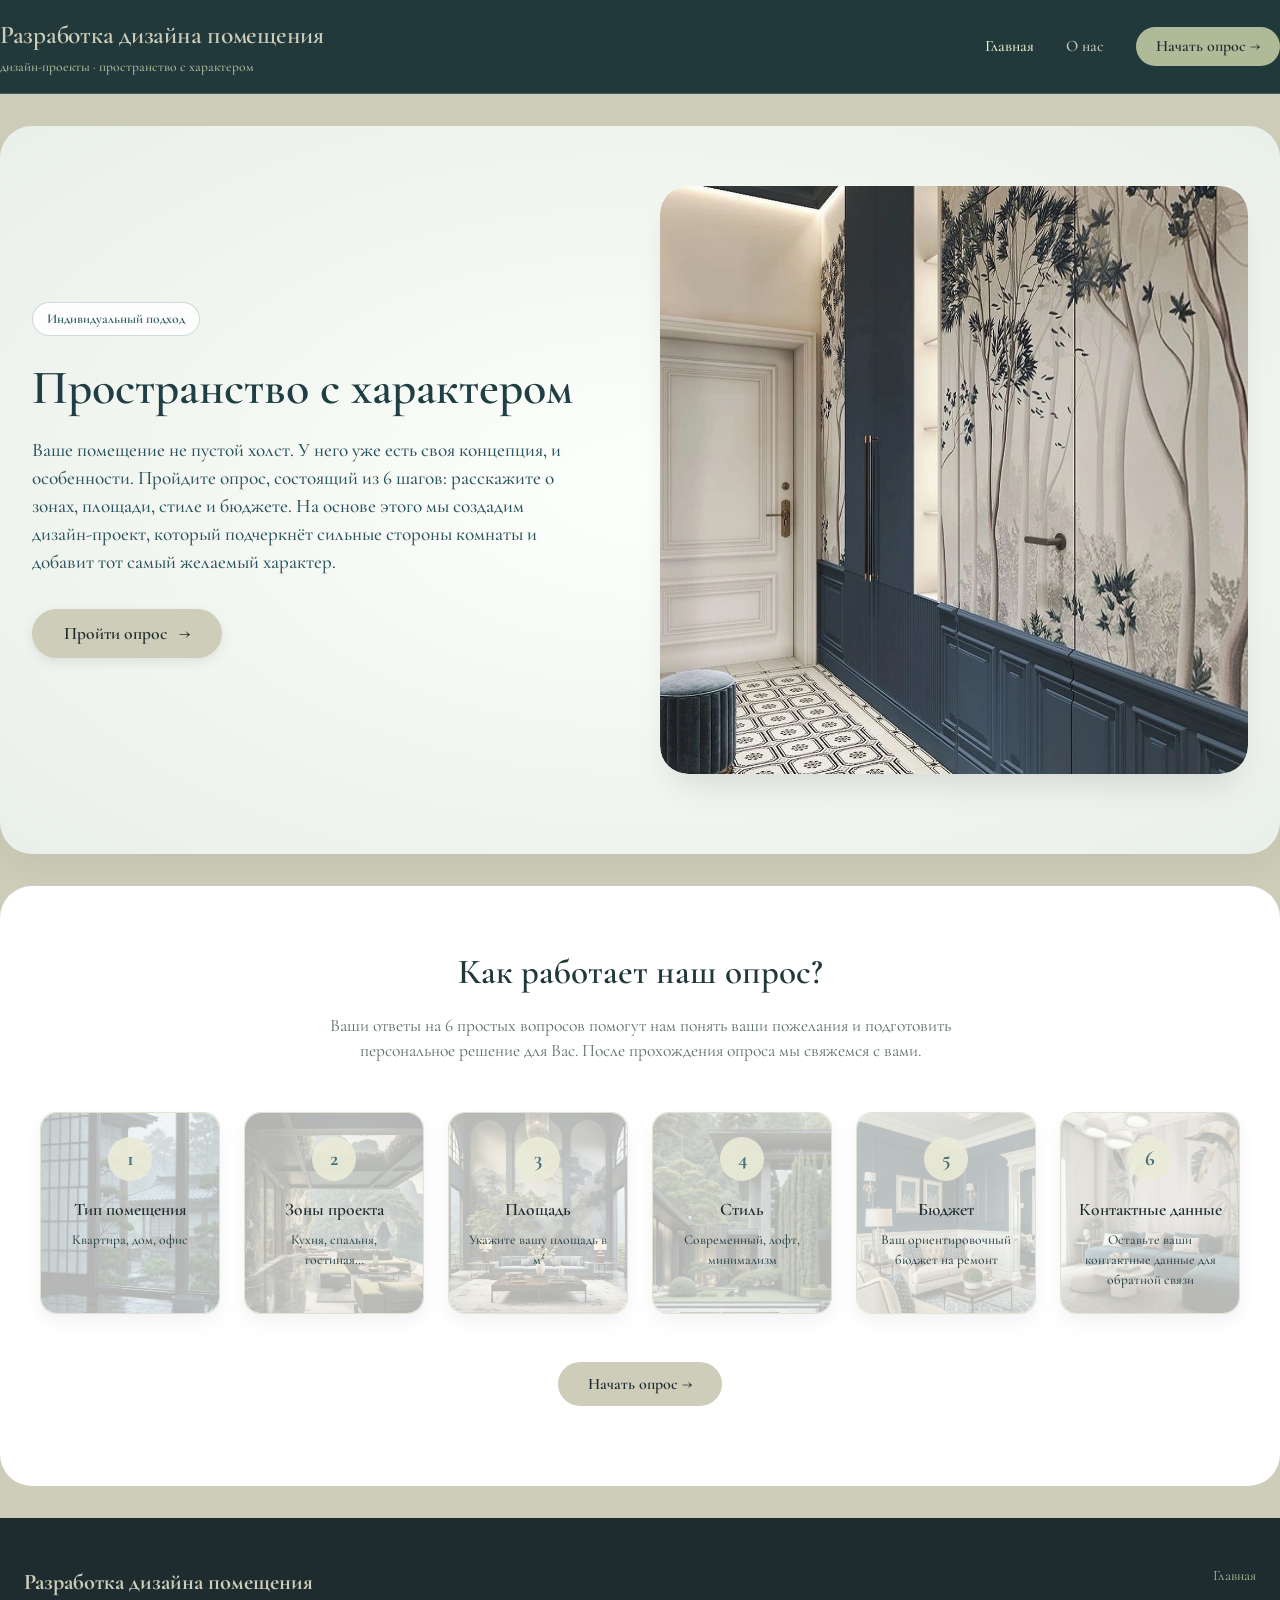
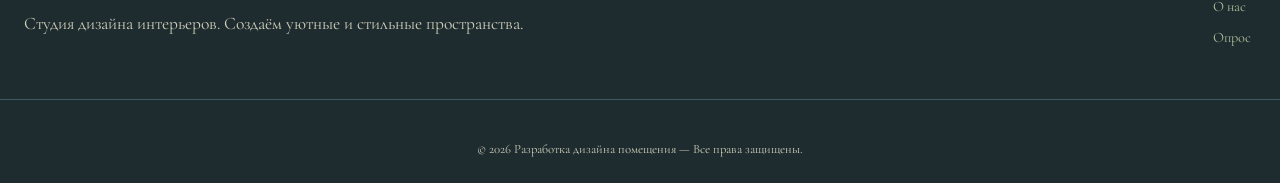
<file: smarttquiz.ru/index.html>
<!DOCTYPE html>
<html lang="ru">
<head>
    <meta charset="UTF-8">
    <meta name="viewport" content="width=device-width, initial-scale=1.0, viewport-fit=cover">
    <title>Главная | Разработка дизайн-проекта помещения — Пройти опрос</title>
    <meta name="description" content="Создайте дизайн-проект вашего помещения вместе с нами. Пройдите короткий опрос, чтобы мы подобрали идеальное решение. Главная страница студии дизайна интерьера.">
    <link rel="stylesheet" href="style.css">
    <style>
        /* Подключение кастомного шрифта — оставляем здесь для быстрой загрузки */
        @font-face {
            font-family: 'Cormorant Garamond';
            src: url('fonts/CormorantGaramond-VariableFont_wght.ttf') format('truetype-variations');
            font-weight: 300 700;
            font-style: normal;
            font-display: swap;
        }
        @font-face {
            font-family: 'Cormorant Garamond';
            src: url('fonts/CormorantGaramond-Italic-VariableFont_wght.ttf') format('truetype-variations');
            font-weight: 300 700;
            font-style: italic;
            font-display: swap;
        }
    </style>
</head>
<body>
    <header class="site-header">
        <div class="container header-inner">
            <div class="logo">
                <h1>Разработка дизайна помещения</h1>
                <p>дизайн-проекты · пространство с характером</p>
            </div>
            <div class="nav-links">
                <a class="nav-item active" data-page="home">Главная</a>
                <a class="nav-item" data-page="about">О нас</a>
                <a class="nav-item quiz-link" data-page="quiz">Начать опрос →</a>
            </div>
        </div>
    </header>

    <main>
        <div id="home-page" class="page-section active-section">
            <section class="hero">
                <div class="container hero-grid">
                    <div class="hero-content">
                        <span class="badge">Индивидуальный подход</span>
                        <h2>Пространство с характером</h2>
                        <p>Ваше помещение не пустой холст. У него уже есть своя концепция, и особенности. Пройдите опрос, состоящий из 6 шагов: расскажите о зонах, площади, стиле и бюджете. На основе этого мы создадим дизайн-проект, который подчеркнёт сильные стороны комнаты и добавит тот самый желаемый характер.</p>
                        <button class="btn-quiz" id="mainStartBtn">Пройти опрос <span>→</span></button>
                    </div>
                    <div class="hero-image">
                        <img src="images/imageinter.jpg" alt="Дизайн интерьера" loading="eager" onerror="this.src='data:image/svg+xml,%3Csvg%20xmlns%3D%22http%3A%2F%2Fwww.w3.org%2F2000%2Fsvg%22%20width%3D%22500%22%20height%3D%22350%22%20viewBox%3D%220%200%20500%20350%22%3E%3Crect%20width%3D%22500%22%20height%3D%22350%22%20fill%3D%22%23FDFFFB%22%20rx%3D%2220%22%2F%3E%3Ctext%20x%3D%2250%25%22%20y%3D%2250%25%22%20text-anchor%3D%22middle%22%20dy%3D%22.3em%22%20fill%3D%22%2346707c%22%20font-size%3D%2218%22%3E%D0%98%D0%BD%D1%82%D0%B5%D1%80%D1%8C%D0%B5%D1%80%3C%2Ftext%3E%3C%2Fsvg%3E';">
                    </div>
                </div>
            </section>
            <section class="quiz-preview">
                <div class="container">
                    <h3 class="section-title">Как работает наш опрос?</h3>
                    <p class="section-desc">Ваши ответы на 6 простых вопросов помогут нам понять ваши пожелания и подготовить персональное решение для Вас. После прохождения опроса мы свяжемся с вами.</p>
                    <div class="steps-grid">
                        <div class="step-card" data-step="1"><div class="step-number">1</div><h4>Тип помещения</h4><p>Квартира, дом, офис</p></div>
                        <div class="step-card" data-step="2"><div class="step-number">2</div><h4>Зоны проекта</h4><p>Кухня, спальня, гостиная…</p></div>
                        <div class="step-card" data-step="3"><div class="step-number">3</div><h4>Площадь</h4><p>Укажите вашу площадь в м²</p></div>
                        <div class="step-card" data-step="4"><div class="step-number">4</div><h4>Стиль</h4><p>Современный, лофт, минимализм</p></div>
                        <div class="step-card" data-step="5"><div class="step-number">5</div><h4>Бюджет</h4><p>Ваш ориентировочный бюджет на ремонт</p></div>
                        <div class="step-card" data-step="6"><div class="step-number">6</div><h4>Контактные данные</h4><p>Оставьте ваши контактные данные для обратной связи</p></div>
                    </div>
                    <div class="cta-center">
                        <button class="btn-secondary" id="startQuizBtn2">Начать опрос →</button>
                    </div>
                </div>
            </section>
        </div>

        <div id="about-page" class="page-section">
            <section class="about-page">
                <div class="container">
                    <div class="about-header">
                        <h2>О разработчиках</h2>
                        <p>Этот сайт и смарт-квиз был разработан двумя студентами-энтузиастами</p>
                    </div>
                    <div class="developers-grid">
                        <div class="developer-card">
                            <h3>Меньшикова В. Ю.</h3>
                            <div class="developer-role">Разработчик 1</div>
                            <a href="https://t.me/yenshi_meow" target="_blank" class="tg-link"> Telegram: @yenshi_meow</a>
                        </div>
                        <div class="developer-card">
                            <h3>Никитина Б. А</h3>
                            <div class="developer-role">Разработчик 2</div>
                            <a href="https://t.me/DaddyChan" target="_blank" class="tg-link"> Telegram: @DaddyChan</a>
                        </div>
                    </div>
                    <div class="info-text">
                        <p>При необходимости дальнейшего сотрудничества связаться с нами можно через Telegram</p>
                        <p style="margin-top:15px;">© 2026 Разработка дизайна помещения</p>
                    </div>
                </div>
            </section>
        </div>

        <div id="quiz-page" class="page-section">
            <div class="quiz-wrapper" id="quizApp">
                <div class="progress-area"><div class="progress-bar-wrapper"><div class="progress-fill" id="progressFill"></div></div><div class="step-counter" id="stepCounter">Шаг 1 из 6</div></div>
                <div id="stepsContainer"></div>
            </div>
        </div>
    </main>

    <footer class="footer">
        <div class="container footer-inner">
            <div class="footer-logo"><h4>Разработка дизайна помещения</h4><p>Студия дизайна интерьеров. Создаём уютные и стильные пространства.</p></div>
            <div class="footer-links"><div><a class="footer-nav-link" data-page="home">Главная</a><a class="footer-nav-link" data-page="about">О нас</a><a class="footer-nav-link" data-page="quiz">Опрос</a></div></div>
        </div>
        <div class="copyright container">© 2026 Разработка дизайна помещения — Все права защищены.</div>
    </footer>

    <script src="main.js"></script>
</body>
</html>
</file>
<file: smarttquiz.ru/style.css>
* {
    margin: 0;
    padding: 0;
    box-sizing: border-box;
}

body {
    background: #cecdb9;
    font-family: 'Cormorant Garamond', 'Georgia', 'Times New Roman', serif;
    font-size: 1.1rem;
    line-height: 1.45;
    color: #1e2c2f;
    min-height: 100vh;
}

/* ===== ШАПКА ===== */
.site-header {
    background: #22393c;
    border-bottom: 1px solid #3c5a5f;
    position: sticky;
    top: 0;
    z-index: 100;
}

.container {
    max-width: 1280px;
    margin: 0 auto;
    padding: 0 24px;
}

.header-inner {
    display: flex;
    align-items: center;
    justify-content: space-between;
    flex-wrap: wrap;
    padding: 16px 0;
    gap: 16px;
}

.logo h1 {
    font-size: 1.6rem;
    font-weight: 600;
    color: #cecdb9;
    letter-spacing: -0.01em;
}

.logo p {
    font-size: 0.85rem;
    color: #afbb98;
    margin-top: 4px;
    font-weight: 500;
}

.nav-links {
    display: flex;
    gap: 32px;
    align-items: center;
}

.nav-links a {
    text-decoration: none;
    font-weight: 500;
    color: #cecdb9;
    transition: color 0.2s;
    font-size: 1rem;
    cursor: pointer;
    font-family: 'Cormorant Garamond', serif;
}

.nav-links a:hover,
.nav-links a.active {
    color: #e9efcf;
}

.nav-links .quiz-link {
    background: #afbb98;
    padding: 8px 20px;
    border-radius: 40px;
    color: #1e2c2f;
    font-weight: 600;
}

.nav-links .quiz-link:hover {
    background: #cecdb9;
    color: #22393c;
}

/* ===== СТРАНИЦЫ ===== */
.page-section {
    display: none;
    animation: fadeIn 0.3s ease;
}

.page-section.active-section {
    display: block;
}

@keyframes fadeIn {
    from { opacity: 0; transform: translateY(10px); }
    to { opacity: 1; transform: translateY(0); }
}

/* ===== HERO БЛОК ===== */
.hero {
    background: radial-gradient(at center, #FDFFFB, #E9EFE9);
    padding: 60px 0 80px;
    border-radius: 2rem;
    margin: 2rem auto;
    max-width: 1280px;
    box-shadow: 0 15px 35px rgba(0, 0, 0, 0.05);
}

.hero .container {
    padding: 0 32px;
}

.hero-grid {
    display: flex;
    flex-wrap: wrap;
    align-items: center;
    justify-content: space-between;
    gap: 40px;
}

.hero-content {
    flex: 1;
    min-width: 260px;
}

.hero-content .badge {
    display: inline-block;
    background: rgba(255, 255, 255, 0.8);
    backdrop-filter: blur(2px);
    padding: 6px 14px;
    border-radius: 60px;
    font-size: 0.85rem;
    font-weight: 600;
    color: #2c5a66;
    margin-bottom: 24px;
    border: 1px solid rgba(70, 112, 124, 0.25);
}

.hero-content h2 {
    font-size: 3rem;
    font-weight: 600;
    line-height: 1.2;
    color: #1f3f44;
    margin-bottom: 20px;
    text-shadow: 0 1px 1px rgba(255, 255, 245, 0.6);
}

.hero-content p {
    font-size: 1.2rem;
    color: #2a555f;
    margin-bottom: 32px;
    max-width: 540px;
    font-weight: 500;
    text-shadow: 0 0 2px rgba(255,250,240,0.5);
}

.btn-quiz {
    display: inline-flex;
    align-items: center;
    gap: 12px;
    background: #cecdb9;
    color: #1e2c2f;
    font-weight: 600;
    font-size: 1.1rem;
    padding: 14px 32px;
    border-radius: 60px;
    border: none;
    cursor: pointer;
    font-family: 'Cormorant Garamond', serif;
    transition: all 0.2s ease;
    box-shadow: 0 4px 12px rgba(0,0,0,0.08);
}

.btn-quiz:hover {
    background: #203D3E;
    color: white;
    transform: translateY(-2px);
    box-shadow: 0 8px 20px rgba(0,0,0,0.12);
}

.btn-secondary {
    background: #cecdb9;
    border: none;
    color: #1e2c2f;
    padding: 12px 30px;
    border-radius: 60px;
    font-weight: 600;
    cursor: pointer;
    font-family: 'Cormorant Garamond', serif;
    font-size: 1rem;
    transition: all 0.2s ease;
    display: inline-flex;
    align-items: center;
    gap: 8px;
}

.btn-secondary:hover {
    background: #203D3E;
    color: white;
    transform: translateY(-2px);
    box-shadow: 0 4px 10px rgba(0,0,0,0.1);
}

.hero-image {
    flex: 1;
    text-align: center;
    border-radius: 28px;
    overflow: hidden;
    box-shadow: 0 20px 35px -12px rgba(0, 0, 0, 0.12);
    transition: transform 0.2s ease;
    background: rgba(255, 255, 250, 0.4);
    backdrop-filter: blur(0.5px);
}

.hero-image:hover {
    transform: translateY(-5px);
}

.hero-image img {
    width: 100%;
    height: auto;
    display: block;
    object-fit: cover;
    border-radius: 28px;
    mix-blend-mode: normal;
    opacity: 0.96;
}

/* ===== СТРАНИЦА "О НАС" ===== */
.about-page {
    background: radial-gradient(at center, #FDFFFB, #E9EFE9);
    padding: 60px 0;
    border-radius: 2rem;
    margin: 2rem auto;
    max-width: 1280px;
    box-shadow: 0 15px 35px rgba(0, 0, 0, 0.05);
}

.about-page .container {
    padding: 0 32px;
}

.about-header {
    text-align: center;
    margin-bottom: 48px;
}

.about-header h2 {
    font-size: 2.5rem;
    font-weight: 600;
    color: #1f3f44;
    margin-bottom: 16px;
    text-shadow: 0 1px 1px rgba(255, 255, 245, 0.6);
}

.about-header p {
    font-size: 1.1rem;
    color: #2a555f;
    font-weight: 500;
}

.developers-grid {
    display: flex;
    flex-wrap: wrap;
    gap: 40px;
    justify-content: center;
    margin: 48px 0;
}

.developer-card {
    background: rgba(255, 255, 255, 0.85);
    backdrop-filter: blur(2px);
    border-radius: 1.5rem;
    padding: 32px 28px;
    text-align: center;
    flex: 1;
    min-width: 260px;
    max-width: 340px;
    border: 1.5px solid rgba(214, 218, 200, 0.8);
    transition: transform 0.2s, box-shadow 0.2s;
    box-shadow: 0 8px 20px rgba(0, 0, 0, 0.05);
}

.developer-card:hover {
    transform: translateY(-5px);
    border-color: #46707c;
    background: rgba(255, 255, 255, 0.95);
    box-shadow: 0 12px 28px rgba(0, 0, 0, 0.1);
}

.developer-card h3 {
    font-size: 1.6rem;
    font-weight: 600;
    margin-bottom: 12px;
    color: #1f3f44;
}

.developer-role {
    color: #46707c;
    font-weight: 500;
    margin-bottom: 20px;
    font-size: 0.95rem;
}

.tg-link {
    display: inline-flex;
    align-items: center;
    gap: 10px;
    background: rgba(236, 235, 217, 0.9);
    padding: 10px 24px;
    border-radius: 40px;
    text-decoration: none;
    color: #22393c;
    font-weight: 500;
    font-family: 'Cormorant Garamond', serif;
    transition: all 0.2s;
}

.tg-link:hover {
    background: #46707c;
    color: white;
}

.info-text {
    text-align: center;
    background: rgba(255, 255, 255, 0.8);
    backdrop-filter: blur(2px);
    padding: 28px;
    border-radius: 1.5rem;
    margin-top: 30px;
    border: 1px solid rgba(214, 218, 200, 0.8);
    color: #1f3f44;
    font-weight: 500;
}

.info-text p {
    margin: 5px 0;
}

/* ===== ПРЕВЬЮ ОПРОСА ===== */
.quiz-preview {
    background: #ffffff;
    padding: 60px 0 80px;
    text-align: center;
    border-radius: 2rem;
    margin: 0 auto 2rem auto;
    max-width: 1280px;
}

.section-title {
    font-size: 2.2rem;
    font-weight: 600;
    margin-bottom: 16px;
    color: #22393c;
}

.section-desc {
    max-width: 680px;
    margin: 0 auto 48px auto;
    color: #5c6e6b;
    font-size: 1.1rem;
}

.steps-grid {
    display: flex;
    flex-wrap: wrap;
    justify-content: center;
    gap: 24px;
    margin: 40px 0 48px;
}

.step-card {
    position: relative;
    background: rgba(249, 250, 245, 0.88);
    backdrop-filter: blur(1px);
    border-radius: 1rem;
    padding: 24px 16px;
    flex: 1;
    min-width: 150px;
    max-width: 180px;
    transition: transform 0.2s;
    border: 1.5px solid rgba(214, 218, 200, 0.7);
    overflow: hidden;
    z-index: 1;
    box-shadow: 0 8px 20px rgba(0, 0, 0, 0.05);
}

.step-card::before {
    content: "";
    position: absolute;
    top: 0;
    left: 0;
    width: 100%;
    height: 100%;
    background-size: cover;
    background-position: center;
    background-repeat: no-repeat;
    opacity: 0.28;
    z-index: -1;
    border-radius: 1rem;
}

.step-card[data-step="1"]::before { background-image: url('images/onebl.jpg'); }
.step-card[data-step="2"]::before { background-image: url('images/twobl.jpg'); }
.step-card[data-step="3"]::before { background-image: url('images/threebl.jpg'); }
.step-card[data-step="4"]::before { background-image: url('images/fourbl.jpg'); }
.step-card[data-step="5"]::before { background-image: url('images/fivebl.jpg'); }
.step-card[data-step="6"]::before { background-image: url('images/sixbl.jpg'); }

.step-card:hover {
    transform: translateY(-5px);
    border-color: #46707c;
}

.step-number {
    background: rgba(236, 235, 217, 0.9);
    color: #46707c;
    width: 44px;
    height: 44px;
    display: flex;
    align-items: center;
    justify-content: center;
    border-radius: 60px;
    font-weight: 700;
    font-size: 1.3rem;
    margin: 0 auto 16px auto;
    position: relative;
    z-index: 2;
}

.step-card h4 {
    font-size: 1.1rem;
    font-weight: 600;
    margin-bottom: 8px;
    color: #1e2c2f;
    position: relative;
    z-index: 2;
}

.step-card p {
    font-size: 0.85rem;
    color: #2c4448;
    position: relative;
    z-index: 2;
    font-weight: 500;
}

/* ===== КВИЗ ===== */
.quiz-wrapper {
    max-width: 780px;
    margin: 2rem auto;
    background: #ffffff;
    border-radius: 2rem;
    box-shadow: 0 20px 35px -12px rgba(0, 0, 0, 0.2);
    overflow: hidden;
}

.progress-area {
    padding: 1.5rem 2rem 0.5rem 2rem;
    background: #fff;
}

.progress-bar-wrapper {
    background: #e2e6d9;
    border-radius: 40px;
    height: 8px;
    width: 100%;
    overflow: hidden;
}

.progress-fill {
    background: #46707c;
    width: 0%;
    height: 100%;
    transition: width 0.3s ease;
}

.step-counter {
    text-align: right;
    font-size: 0.9rem;
    color: #22393c;
    margin-top: 0.5rem;
    font-weight: 500;
}

.quiz-step {
    padding: 1.8rem 2rem 2rem 2rem;
    animation: fadeSlide 0.3s ease-out;
}

@keyframes fadeSlide {
    from { opacity: 0; transform: translateX(12px); }
    to { opacity: 1; transform: translateX(0); }
}

.question-title {
    font-size: 2rem;
    font-weight: 600;
    color: #22393c;
    margin-bottom: 1.6rem;
}

.options-group {
    display: flex;
    flex-direction: column;
    gap: 0.85rem;
    margin-bottom: 2.5rem;
}

.option-card {
    background: #f9faf5;
    border: 1.5px solid #d6dac8;
    border-radius: 1rem;
    padding: 0.9rem 1.2rem;
    display: flex;
    align-items: center;
    cursor: pointer;
    transition: all 0.2s;
}

.option-card:hover {
    background: #ecebd9;
    transform: translateX(4px);
}

.option-card.selected {
    background: #e8efdf;
    border-color: #46707c;
}

.option-card input {
    margin-right: 1rem;
    width: 1.2rem;
    height: 1.2rem;
    accent-color: #46707c;
    cursor: pointer;
}

.option-card label {
    flex: 1;
    cursor: pointer;
    font-size: 1rem;
    font-family: inherit;
    font-weight: 500;
}

.slider-container {
    background: #f9faf5;
    border-radius: 1.5rem;
    padding: 1.5rem;
    margin-bottom: 2rem;
    text-align: center;
}

.slider-value {
    font-size: 2.2rem;
    font-weight: 700;
    color: #46707c;
    margin: 0.5rem 0;
}

input[type="range"] {
    width: 100%;
    height: 6px;
    -webkit-appearance: none;
    background: #d6dac8;
    border-radius: 10px;
}

input[type="range"]::-webkit-slider-thumb {
    -webkit-appearance: none;
    width: 22px;
    height: 22px;
    background: #46707c;
    border-radius: 50%;
    cursor: pointer;
}

.range-labels {
    display: flex;
    justify-content: space-between;
    margin-top: 0.5rem;
    font-size: 0.9rem;
    color: #3c5a5f;
}

.form-group {
    margin-bottom: 1.5rem;
}

.form-group label {
    display: block;
    font-weight: 600;
    margin-bottom: 0.5rem;
    color: #22393c;
}

.form-group input,
.form-group textarea {
    width: 100%;
    padding: 0.9rem 1rem;
    border: 1.5px solid #d0d5c0;
    border-radius: 1rem;
    font-size: 1rem;
    font-family: inherit;
}

.checkbox-field {
    display: flex;
    align-items: center;
    gap: 0.75rem;
    margin: 1rem 0;
}

.checkbox-field input {
    width: 1.2rem;
    height: 1.2rem;
    accent-color: #46707c;
}

.nav-buttons {
    display: flex;
    justify-content: space-between;
    margin-top: 1rem;
    gap: 1rem;
}

button {
    background: #46707c;
    border: none;
    padding: 0.9rem 1.8rem;
    border-radius: 3rem;
    font-weight: 600;
    font-size: 1rem;
    color: white;
    cursor: pointer;
    font-family: 'Cormorant Garamond', serif;
}

button:hover {
    background: #2d525e;
    transform: translateY(-2px);
}

.btn-secondary-quiz {
    background: #afbb98;
    color: #22393c;
}

.btn-secondary-quiz:hover {
    background: #9faa86;
    color: #1f2e2e;
}

.success-message {
    text-align: left;
    padding: 2rem;
    background: #fff;
}

.success-message h2 {
    color: #2f5a4c;
    margin-bottom: 0.5rem;
    font-weight: 600;
    font-size: 2rem;
    text-align: center;
}

.success-message > p {
    text-align: center;
    margin-bottom: 1.5rem;
    color: #5c6e6b;
}

.data-card {
    background: #f1f3ea;
    padding: 1.5rem;
    border-radius: 1rem;
    margin: 1.5rem 0;
    font-size: 0.95rem;
    color: #1f2e2f;
    border-left: 4px solid #46707c;
}

.data-card strong {
    font-weight: 700;
    color: #22393c;
}

.data-card p {
    margin: 0.4rem 0;
    line-height: 1.4;
}

.data-card hr {
    margin: 0.8rem 0;
    border: 0;
    height: 1px;
    background: #d0d5c0;
}

.reset-btn {
    display: block;
    width: fit-content;
    margin: 1rem auto 0;
    background: transparent;
    border: 2px solid #46707c;
    color: #46707c;
    padding: 10px 28px;
    border-radius: 60px;
    font-weight: 600;
    cursor: pointer;
}

.reset-btn:hover {
    background: #46707c;
    color: white;
}

/* ===== ФУТЕР ===== */
.footer {
    background: #1e2c2f;
    color: #cecdb9;
    padding: 48px 0 24px;
    margin-top: 20px;
}

.footer-inner {
    display: flex;
    flex-wrap: wrap;
    justify-content: space-between;
    gap: 40px;
}

.footer-logo h4 {
    color: #cecdb9;
    margin-bottom: 12px;
    font-size: 1.4rem;
}

.footer-links {
    display: flex;
    gap: 48px;
    flex-wrap: wrap;
}

.footer-links div a {
    display: block;
    color: #afbb98;
    text-decoration: none;
    margin-bottom: 10px;
    font-size: 0.9rem;
    cursor: pointer;
}

.copyright {
    text-align: center;
    padding-top: 40px;
    margin-top: 40px;
    border-top: 1px solid #3c5a5f;
    font-size: 0.8rem;
}

/* ===== АДАПТИВНОСТЬ ===== */
@media (max-width: 780px) {
    .hero-content h2 {
        font-size: 2.3rem;
    }
    .hero-grid {
        flex-direction: column-reverse;
    }
    .step-card {
        min-width: 140px;
    }
    .question-title {
        font-size: 1.7rem;
    }
}
</file>
